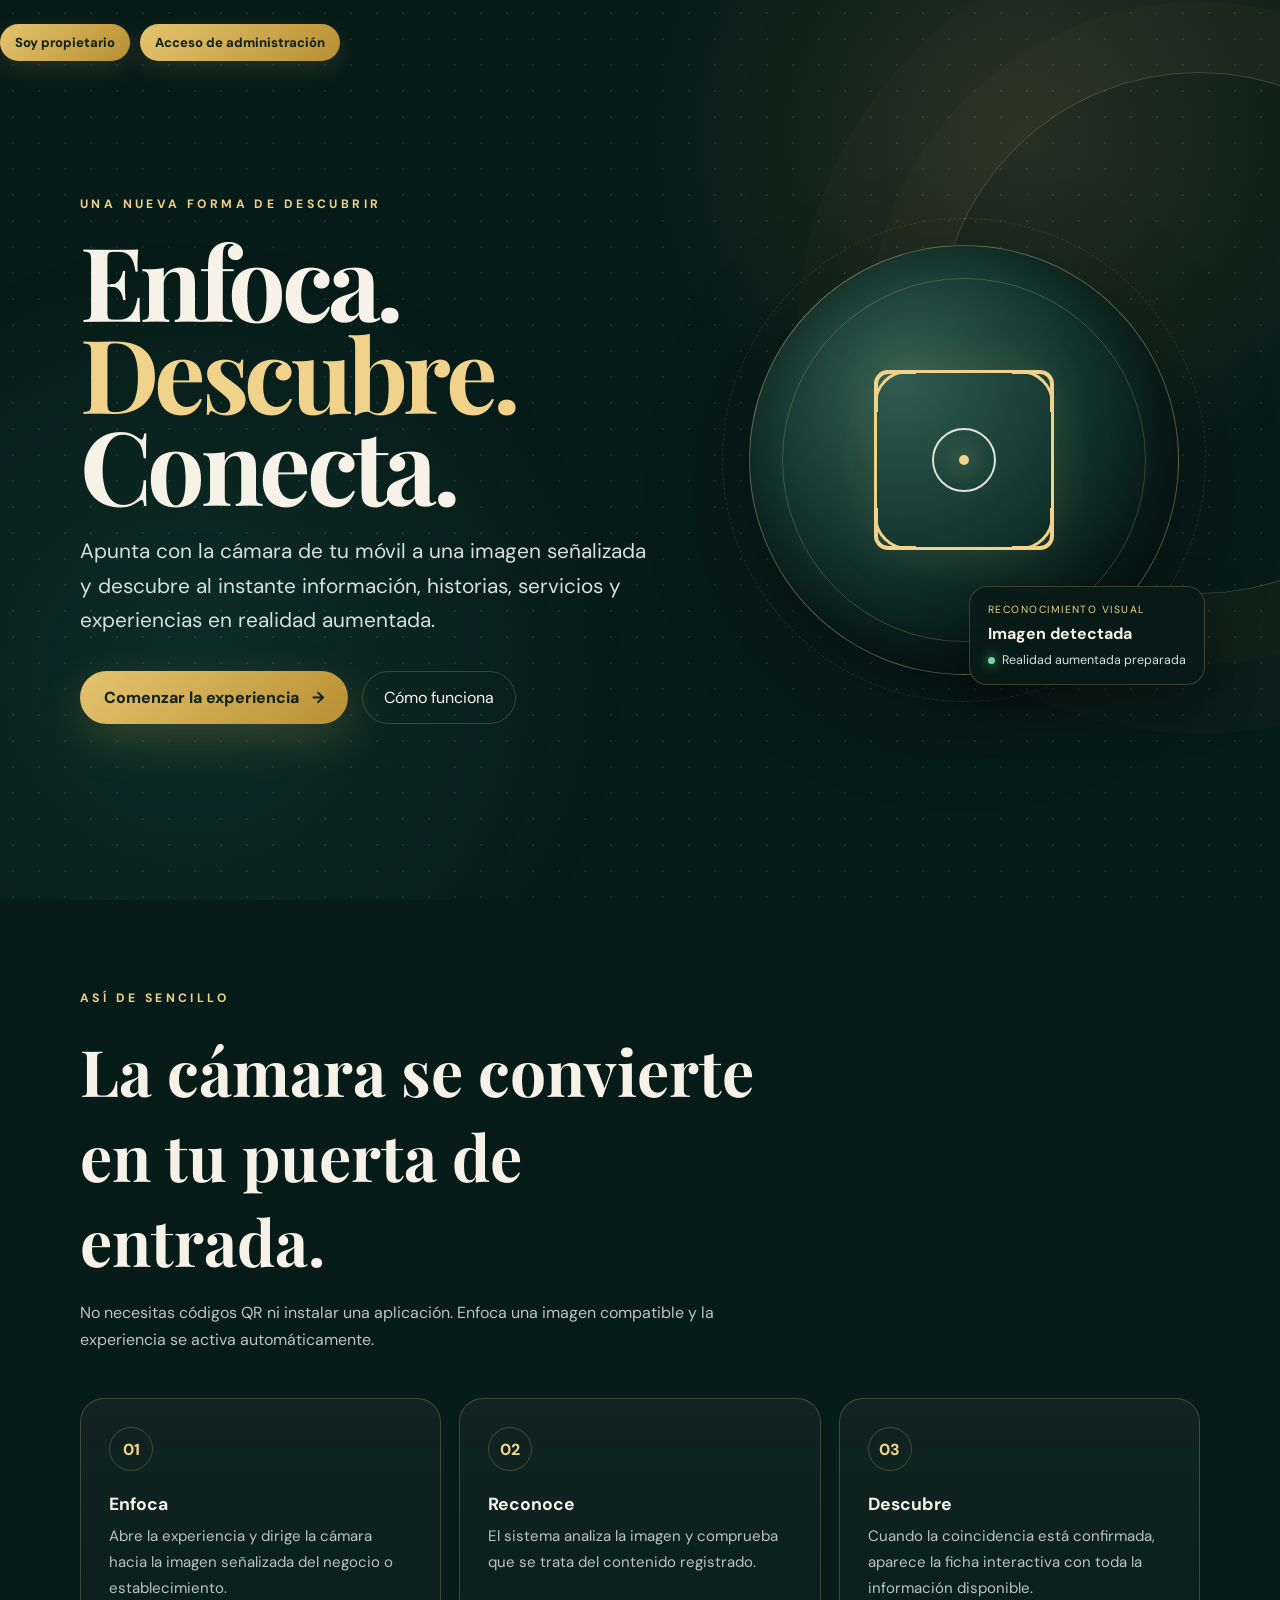
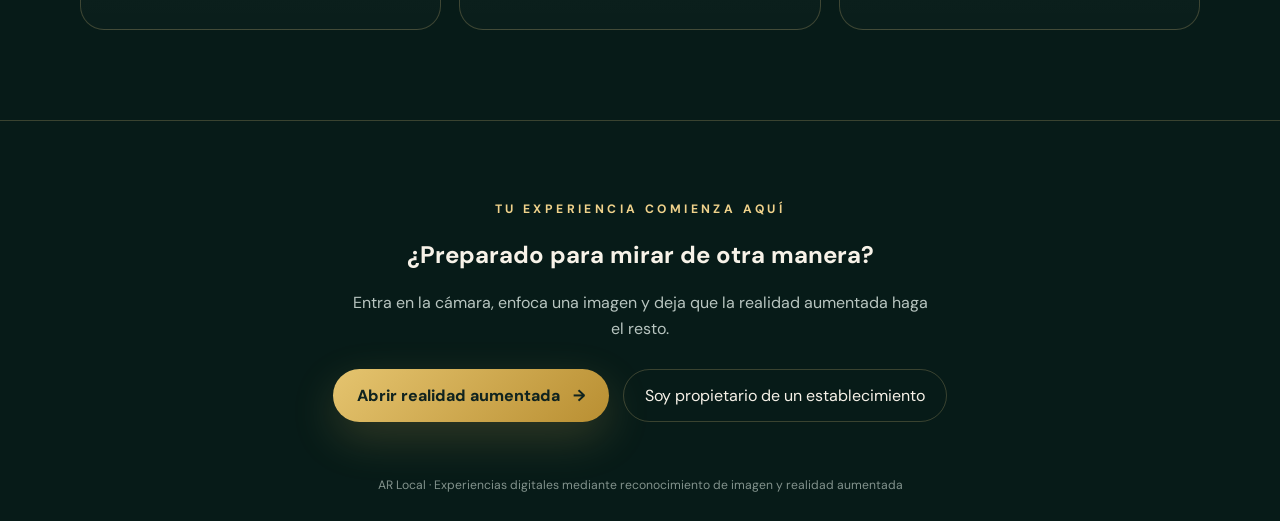
<file: index.html>
<!doctype html>
<html lang="es">
<head>
  <meta charset="utf-8">
  <meta name="viewport" content="width=device-width,initial-scale=1,viewport-fit=cover">
  <meta name="theme-color" content="#071b18">
  <meta name="description" content="AR Local: descubre negocios y experiencias de realidad aumentada enfocando imágenes con la cámara de tu móvil.">
  <title>AR Local · Descubre enfocando</title>
  <link rel="preconnect" href="https://fonts.googleapis.com">
  <link rel="preconnect" href="https://fonts.gstatic.com" crossorigin>
  <link href="https://fonts.googleapis.com/css2?family=DM+Sans:wght@400;500;600;700&family=Playfair+Display:wght@600;700&display=swap" rel="stylesheet">
  <style>
    :root{--bg:#071b18;--bg2:#0c2924;--gold:#d9b45c;--gold2:#f0d28b;--cream:#f7f2e8;--muted:#b8c5c0;--line:rgba(240,210,139,.22)}
    *{box-sizing:border-box} html{scroll-behavior:smooth} body{margin:0;background:var(--bg);color:var(--cream);font-family:'DM Sans',system-ui,sans-serif;overflow-x:hidden}
    body:before{content:"";position:fixed;inset:0;pointer-events:none;background:radial-gradient(circle at 80% 15%,rgba(217,180,92,.14),transparent 30%),radial-gradient(circle at 15% 75%,rgba(38,111,93,.22),transparent 34%);z-index:-2}
    body:after{content:"";position:fixed;inset:0;pointer-events:none;opacity:.08;background-image:radial-gradient(#fff 1px,transparent 1px);background-size:26px 26px;z-index:-1}
    .wrap{width:min(1120px,92vw);margin:auto}.hero{min-height:100svh;display:flex;align-items:center;position:relative;padding:40px 0 70px}
    .hero:before{content:"";position:absolute;width:520px;height:520px;border:1px solid var(--line);border-radius:50%;right:-180px;top:8%;box-shadow:0 0 0 70px rgba(217,180,92,.025),0 0 0 140px rgba(217,180,92,.02)}
    nav{position:absolute;top:24px;left:0;right:0;display:flex;align-items:center;justify-content:space-between}.brand{display:flex;align-items:center;gap:12px;font-weight:700;letter-spacing:.16em;font-size:.82rem}.mini-logo{width:42px;height:42px}
    .top-links{display:flex;align-items:center;gap:10px}.admin-link{color:var(--muted);text-decoration:none;font-size:.86rem}.admin-link:hover{color:var(--cream)}.owner-link{display:inline-flex;align-items:center;gap:7px;color:#10231f;background:linear-gradient(135deg,#e5c46f,#b98f32);text-decoration:none;font-size:.82rem;font-weight:800;padding:10px 15px;border-radius:999px;box-shadow:0 8px 25px rgba(217,180,92,.14)}.owner-link:hover{transform:translateY(-1px)}
    .hero-grid{display:grid;grid-template-columns:1.1fr .9fr;gap:70px;align-items:center;width:100%;padding-top:50px}.eyebrow{color:var(--gold2);letter-spacing:.28em;text-transform:uppercase;font-size:.76rem;font-weight:700;margin-bottom:22px}
    h1{font-family:'Playfair Display',Georgia,serif;font-size:clamp(3.3rem,8vw,6.7rem);line-height:.9;margin:0 0 24px;letter-spacing:-.045em}.accent{color:var(--gold2)}
    .lead{font-size:clamp(1.05rem,2vw,1.3rem);line-height:1.65;color:#d6dfdb;max-width:640px;margin:0 0 34px}.actions{display:flex;gap:14px;align-items:center;flex-wrap:wrap}.cta{display:inline-flex;align-items:center;gap:13px;padding:16px 24px;border-radius:999px;background:linear-gradient(135deg,#e5c46f,#b98f32);color:#10231f;text-decoration:none;font-weight:800;box-shadow:0 16px 45px rgba(217,180,92,.2);transition:.2s}.cta:hover{transform:translateY(-2px);box-shadow:0 20px 55px rgba(217,180,92,.28)}.ghost{color:var(--cream);text-decoration:none;border:1px solid var(--line);padding:15px 21px;border-radius:999px}.ghost:hover{background:rgba(255,255,255,.05)}
    .visual{position:relative;min-height:520px;display:grid;place-items:center}.orb{width:min(430px,78vw);aspect-ratio:1;border-radius:50%;background:radial-gradient(circle at 35% 30%,#315d50,#14372f 43%,#081b18 70%);border:1px solid rgba(240,210,139,.32);box-shadow:inset 0 0 80px rgba(0,0,0,.45),0 30px 100px rgba(0,0,0,.35);display:grid;place-items:center;position:relative}.orb:before,.orb:after{content:"";position:absolute;border:1px solid var(--line);border-radius:50%}.orb:before{inset:32px}.orb:after{inset:-28px;border-style:dashed;opacity:.55}
    .target{width:180px;height:180px;border:3px solid var(--gold2);border-radius:34px;position:relative;box-shadow:0 0 50px rgba(217,180,92,.14)}.target span{position:absolute;width:42px;height:42px;border-color:var(--gold2);border-style:solid}.target span:nth-child(1){left:-3px;top:-3px;border-width:4px 0 0 4px;border-radius:14px 0 0 0}.target span:nth-child(2){right:-3px;top:-3px;border-width:4px 4px 0 0;border-radius:0 14px 0 0}.target span:nth-child(3){left:-3px;bottom:-3px;border-width:0 0 4px 4px;border-radius:0 0 0 14px}.target span:nth-child(4){right:-3px;bottom:-3px;border-width:0 4px 4px 0;border-radius:0 0 14px 0}.lens{position:absolute;inset:55px;border:2px solid rgba(247,242,232,.9);border-radius:50%}.lens:after{content:"";position:absolute;width:10px;height:10px;border-radius:50%;background:var(--gold2);left:50%;top:50%;transform:translate(-50%,-50%);box-shadow:0 0 24px var(--gold2)}
    .float-card{position:absolute;right:-5px;bottom:35px;background:rgba(8,27,24,.9);backdrop-filter:blur(14px);border:1px solid var(--line);border-radius:18px;padding:16px 18px;min-width:210px;box-shadow:0 20px 50px rgba(0,0,0,.35)}.float-card small{display:block;color:var(--gold2);text-transform:uppercase;letter-spacing:.14em;font-size:.65rem;margin-bottom:7px}.float-card strong{font-size:1rem}.status{display:flex;align-items:center;gap:7px;color:#d6dfdb;font-size:.78rem;margin-top:8px}.dot{width:7px;height:7px;border-radius:50%;background:#79d69c;box-shadow:0 0 12px #79d69c}
    .section{padding:90px 0}.section-head{max-width:680px;margin-bottom:45px}.section h2{font-family:'Playfair Display',Georgia,serif;font-size:clamp(2.2rem,5vw,4rem);margin:0 0 15px}.section p{color:var(--muted);line-height:1.7}.steps{display:grid;grid-template-columns:repeat(3,1fr);gap:18px}.step{padding:28px;border:1px solid var(--line);background:linear-gradient(180deg,rgba(255,255,255,.045),rgba(255,255,255,.015));border-radius:24px}.num{width:44px;height:44px;border-radius:50%;display:grid;place-items:center;border:1px solid var(--line);color:var(--gold2);font-weight:800;margin-bottom:22px}.step h3{margin:0 0 9px;font-size:1.1rem}.step p{margin:0;font-size:.94rem}.bottom{text-align:center;padding:80px 0 55px;border-top:1px solid var(--line)}.bottom p{color:var(--muted);margin:20px auto 28px;max-width:580px;line-height:1.6}.footer{color:#82928c;text-align:center;font-size:.76rem;padding-bottom:28px}
    @media(max-width:800px){.hero-grid{grid-template-columns:1fr;gap:20px}.visual{min-height:390px}.orb{width:min(350px,76vw)}.float-card{right:2%;bottom:10px}.steps{grid-template-columns:1fr}.hero{padding-top:85px}.admin-link{display:none}.owner-link{padding:10px 13px}.visual{order:2}.hero-grid{padding-top:20px}}
  </style>
</head>
<body>
  <header class="hero">
    <div class="wrap">
      <nav>
        
        <div class="top-links"><a class="owner-link" href="./owner/">Soy propietario</a><a class="owner-link" href="./admin/">Acceso de administración</a></div>
      </nav>
      <div class="hero-grid">
        <div>
          <div class="eyebrow">Una nueva forma de descubrir</div>
          <h1>Enfoca.<br><span class="accent">Descubre.</span><br>Conecta.</h1>
          <p class="lead">Apunta con la cámara de tu móvil a una imagen señalizada y descubre al instante información, historias, servicios y experiencias en realidad aumentada.</p>
          <div class="actions"><a class="cta" href="./app.html">Comenzar la experiencia <span>→</span></a><a class="ghost" href="#como-funciona">Cómo funciona</a></div>
        </div>
        <div class="visual" aria-hidden="true">
          <div class="orb"><div class="target"><span></span><span></span><span></span><span></span><div class="lens"></div></div></div>
          <div class="float-card"><small>Reconocimiento visual</small><strong>Imagen detectada</strong><div class="status"><span class="dot"></span> Realidad aumentada preparada</div></div>
        </div>
      </div>
    </div>
  </header>
  <main id="como-funciona" class="section">
    <div class="wrap">
      <div class="section-head"><div class="eyebrow">Así de sencillo</div><h2>La cámara se convierte en tu puerta de entrada.</h2><p>No necesitas códigos QR ni instalar una aplicación. Enfoca una imagen compatible y la experiencia se activa automáticamente.</p></div>
      <div class="steps">
        <article class="step"><div class="num">01</div><h3>Enfoca</h3><p>Abre la experiencia y dirige la cámara hacia la imagen señalizada del negocio o establecimiento.</p></article>
        <article class="step"><div class="num">02</div><h3>Reconoce</h3><p>El sistema analiza la imagen y comprueba que se trata del contenido registrado.</p></article>
        <article class="step"><div class="num">03</div><h3>Descubre</h3><p>Cuando la coincidencia está confirmada, aparece la ficha interactiva con toda la información disponible.</p></article>
      </div>
    </div>
  </main>
  <section class="bottom"><div class="wrap"><div class="eyebrow">Tu experiencia comienza aquí</div><h2>¿Preparado para mirar de otra manera?</h2><p>Entra en la cámara, enfoca una imagen y deja que la realidad aumentada haga el resto.</p><div class="actions" style="justify-content:center"><a class="cta" href="./app.html">Abrir realidad aumentada <span>→</span></a><a class="ghost" href="./owner/">Soy propietario de un establecimiento</a></div></div></section>
  <footer class="footer">AR Local · Experiencias digitales mediante reconocimiento de imagen y realidad aumentada</footer>
</body>
</html>
</file>
